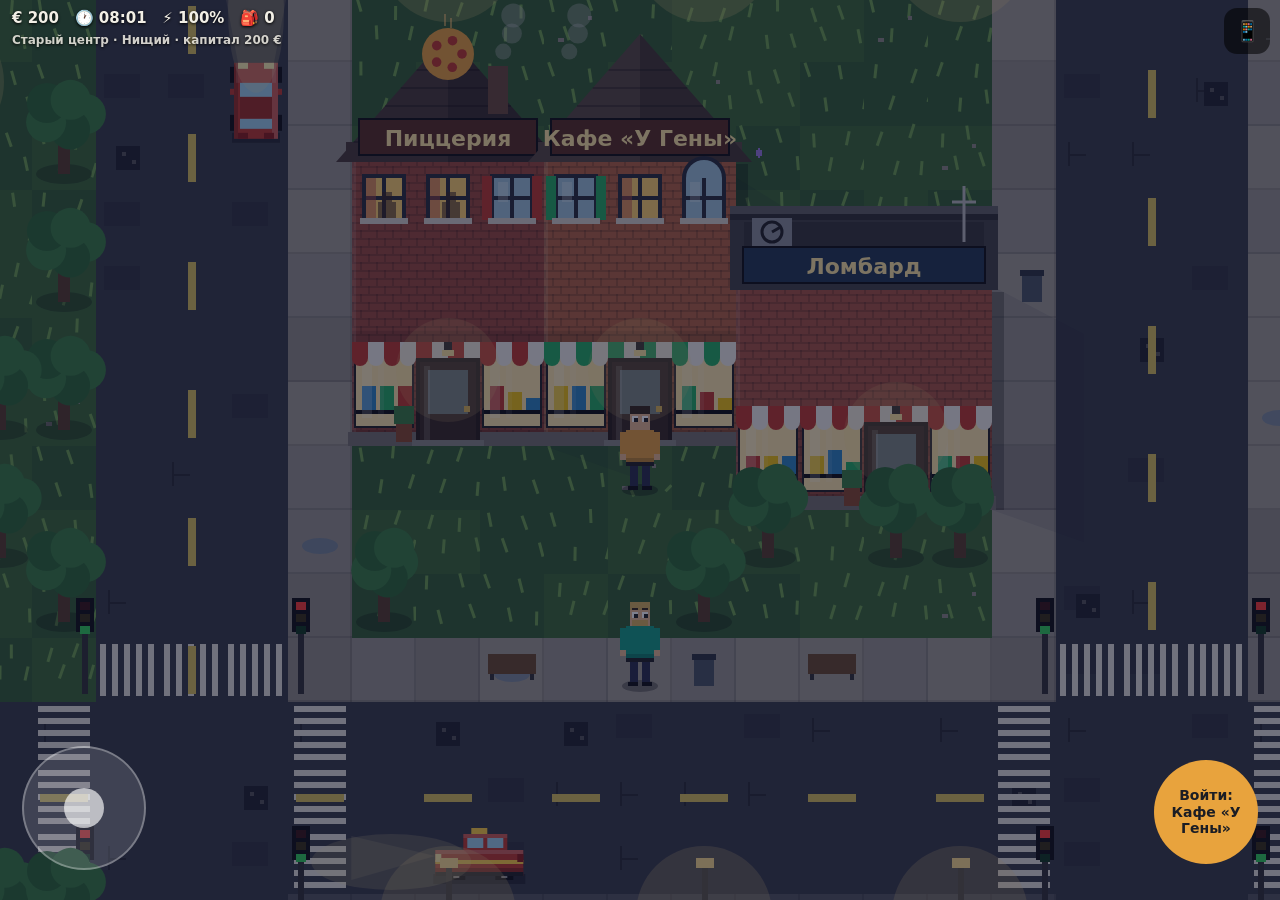
<file: index.html>
<!DOCTYPE html><html lang="ru"><head><meta charset="utf-8">
<meta name="viewport" content="width=device-width,initial-scale=1,viewport-fit=cover,user-scalable=no">
<meta name="apple-mobile-web-app-capable" content="yes"><title>Брокевиль</title>
<link rel="stylesheet" href="css/style.css"></head><body>
<canvas id="c"></canvas><div id="hud"></div>
<div id="stick"><div id="knob"></div></div><button id="act">—</button>
<button id="phb">📱</button><div id="ph"><div id="phs"><span id="pht"></span><span>📶 🔋</span></div><div id="phc"></div><button id="phx">⌂ Закрыть</button></div><div id="mapfs"><div id="mfh"><b>🗺 Карта города</b><span><button id="mfm">−</button><button id="mfp">+</button><button id="mft">Бумага / Чертёж</button><button id="mfx">✕</button></span></div><div id="mfb"></div></div><div id="ts"></div><div id="pn"><div id="pt"></div><div id="pi"></div><div id="pm"></div><div id="pb"></div></div>
<div id="chat"><div id="top"><div><span id="nm"></span><small id="jb"></small></div><button id="x">✕</button></div>
<div id="log"></div><div id="row"><input id="inp" placeholder="Скажи что-нибудь…" autocomplete="off"><button id="snd">➤</button></div></div>
<script src="js/config.js"></script>
<script src="js/NPCs.js"></script>
<script src="js/UI.js"></script>
<script src="js/Chat.js"></script>
<script src="js/Renderer.js"></script>
<script src="js/Characters.js"></script>
<script src="js/Vehicles.js"></script>
<script src="js/VehicleRenderer.js"></script>
<script src="js/Interiors.js"></script>
<script src="js/InteriorRenderer.js"></script>
<script src="js/Phone.js"></script>
<script src="js/Map.js"></script>
<script src="js/PhoneUI.js"></script>
<script src="js/PhoneActions.js"></script>
<script src="js/Economy.js"></script>
<script src="js/Farming.js"></script>
<script src="js/GameLoop.js"></script></body></html>
</file>
<file: css/style.css>
:root{--bg:#1b1d24;--fg:#f2efe6;--pn:#262a38;--ac:#e8a33d}
html,body{margin:0;height:100%;background:var(--bg);color:var(--fg);overflow:hidden;touch-action:none;font-family:-apple-system,system-ui,sans-serif;-webkit-user-select:none;user-select:none}
canvas{display:block;width:100%;height:100%}
#hud{position:fixed;top:0;left:0;right:0;padding:calc(8px + env(safe-area-inset-top,0px)) 12px 8px;font-weight:700;font-size:15px;text-shadow:0 1px 3px #000;pointer-events:none;line-height:1.4}
#stick{position:fixed;left:22px;bottom:calc(30px + env(safe-area-inset-bottom,0px));width:120px;height:120px;border-radius:50%;background:rgba(255,255,255,.14);border:2px solid rgba(255,255,255,.3)}
#knob{position:absolute;left:40px;top:40px;width:40px;height:40px;border-radius:50%;background:rgba(255,255,255,.65)}
#act{position:fixed;right:22px;bottom:calc(36px + env(safe-area-inset-bottom,0px));width:104px;height:104px;border-radius:50%;border:0;background:var(--ac);color:#1b1d24;font:700 14px/1.2 system-ui;padding:6px;opacity:.45}
#act.on{opacity:1}
#chat{position:fixed;left:0;right:0;bottom:0;max-height:62%;display:none;flex-direction:column;background:var(--pn);border-radius:16px 16px 0 0;padding:12px 12px calc(12px + env(safe-area-inset-bottom,0px));box-shadow:0 -6px 24px rgba(0,0,0,.5)}
#top{display:flex;justify-content:space-between;align-items:center;font-weight:700;margin-bottom:6px}
#top small{display:block;font-weight:400;opacity:.7}
#x{background:none;border:0;color:var(--fg);font-size:22px;padding:4px 8px}
#log{overflow-y:auto;touch-action:pan-y;-webkit-user-select:text;user-select:text;flex:1;min-height:90px}
.m{margin:6px 0;padding:8px 10px;border-radius:12px;max-width:86%;font-size:15px;line-height:1.35}
.n{background:#363b52}.p{background:#6b4f1d;margin-left:auto}
#row{display:flex;gap:8px;margin-top:8px}
#inp{flex:1;font-size:16px;padding:10px;border-radius:10px;border:1px solid #475;background:#14161d;color:var(--fg);-webkit-user-select:text;user-select:text}
#snd{background:var(--ac);border:0;border-radius:10px;padding:0 16px;font-weight:700;color:#1b1d24}
#pn{position:fixed;left:0;right:0;bottom:0;max-height:70%;display:none;flex-direction:column;background:var(--pn);border-radius:16px 16px 0 0;padding:12px 12px calc(12px + env(safe-area-inset-bottom,0px));box-shadow:0 -6px 24px rgba(0,0,0,.5)}
#pt{font-weight:700;font-size:17px}#pi{opacity:.8;font-size:13px;margin:2px 0}#pm{color:var(--ac);min-height:18px;font-size:14px}
#pb{overflow-y:auto;touch-action:pan-y}.b{display:block;width:100%;text-align:left;margin:5px 0;padding:11px 12px;border-radius:10px;border:0;background:#363b52;color:var(--fg);font-size:15px}
#ts{position:fixed;left:50%;top:80px;transform:translateX(-50%);background:rgba(0,0,0,.75);padding:8px 14px;border-radius:20px;font-weight:700;opacity:0;transition:opacity .3s;pointer-events:none;white-space:nowrap}
#phb{position:fixed;top:calc(8px + env(safe-area-inset-top,0px));right:10px;width:46px;height:46px;border-radius:13px;border:0;background:rgba(0,0,0,.55);color:#fff;font-size:20px;z-index:4}
#ph{display:none;position:fixed;left:50%;transform:translateX(-50%);top:calc(10px + env(safe-area-inset-top,0px));bottom:calc(10px + env(safe-area-inset-bottom,0px));width:min(94vw,390px);background:#14161d;border:3px solid #2b2f40;border-radius:28px;flex-direction:column;padding:12px;box-shadow:0 8px 40px rgba(0,0,0,.7);z-index:5}
#phs{display:flex;justify-content:space-between;font-weight:700;font-size:13px;opacity:.85;padding:2px 8px 8px}
#phc{flex:1;overflow-y:auto;touch-action:pan-y;padding:2px}
#phx{margin-top:8px;border:0;border-radius:14px;padding:12px;background:#363b52;color:var(--fg);font-size:15px;font-weight:700}
.pa{background:#262a38;border:0;border-radius:16px;padding:14px 4px;color:var(--fg);font-size:13px}
.pb2{background:var(--ac);color:#1b1d24;border:0;border-radius:10px;padding:8px 12px;font-weight:700;font-size:14px;white-space:nowrap}
.pr{display:flex;justify-content:space-between;align-items:center;gap:8px;background:#222635;border-radius:10px;padding:9px 11px;margin:6px 0;font-size:14px}
.pr small{display:block;opacity:.65;font-size:12px}.ph2{font-weight:700;margin:12px 0 4px;font-size:15px}.pn2{opacity:.65;font-size:13px;margin:6px 0}
#ts{z-index:9}
#mapfs{display:none;position:fixed;inset:0;background:#0b0d12;z-index:7;flex-direction:column}#mfh{display:flex;justify-content:space-between;align-items:center;padding:calc(8px + env(safe-area-inset-top,0px)) 12px 8px;color:#eee;font-size:15px}#mfh button{margin-left:6px;border:0;border-radius:10px;background:#2b2f40;color:#eee;padding:8px 12px;font-size:14px;font-weight:700}#mfb{flex:1;overflow:auto;-webkit-overflow-scrolling:touch;touch-action:pan-x pan-y pinch-zoom;padding-bottom:env(safe-area-inset-bottom,0px)}
</file>
